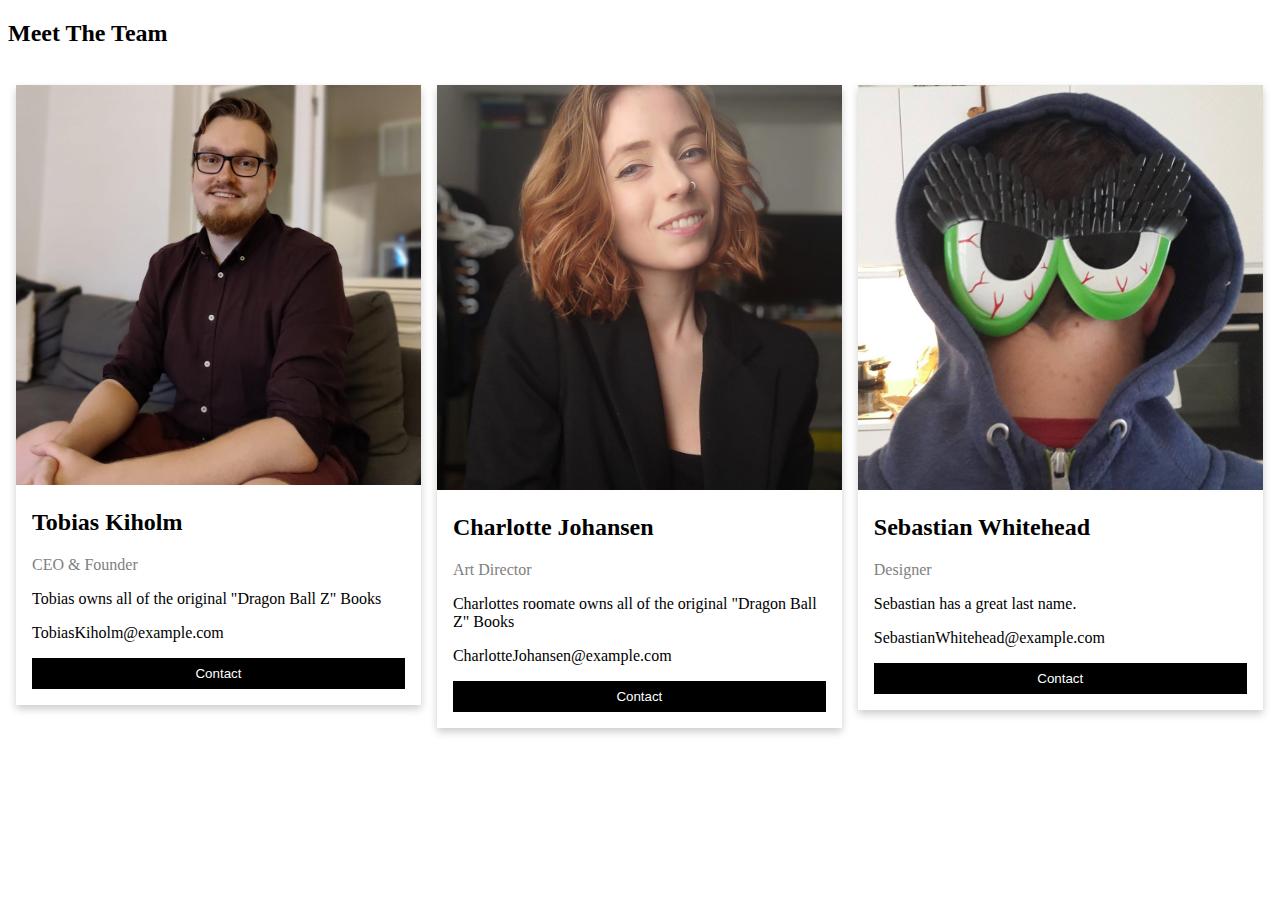
<file: about_us.html>
<!DOCTYPE html>
<html>
    <link href="about_us.css" rel="stylesheet">
<body>

<h2>Meet The Team</h2>
<br>

<div class="row">
  <div class="column">
    <div class="card">
      <img src="Mig.jpg" alt="Tobias" style="width:100%">
      <div class="container">
        <h2>Tobias Kiholm</h2>
        <p class="title">CEO & Founder</p>
        <p>Tobias owns all of the original "Dragon Ball Z" Books </p>
        <p>TobiasKiholm@example.com</p>
        <p><button class="button">Contact</button></p>
      </div>
    </div>
  </div>

  <div class="column">
    <div class="card">
      <img src="Charlotte.jpg" alt="Charlotte" style="width:100%">
      <div class="container">
        <h2>Charlotte Johansen</h2>
        <p class="title">Art Director</p>
        <p>Charlottes roomate owns all of the original "Dragon Ball Z" Books</p>
        <p>CharlotteJohansen@example.com</p>
        <p><button class="button">Contact</button></p>
      </div>
    </div>
  </div>
  
  <div class="column">
    <div class="card">
      <img src="Whitehead.jpg" alt="Sebastian" style="width:100%">
      <div class="container">
        <h2>Sebastian Whitehead</h2>
        <p class="title">Designer</p>
        <p>Sebastian has a great last name.</p>
        <p>SebastianWhitehead@example.com</p>
        <p><button class="button">Contact</button></p>
      </div>
    </div>
  </div>
</div>

</body>
</html>
</file>
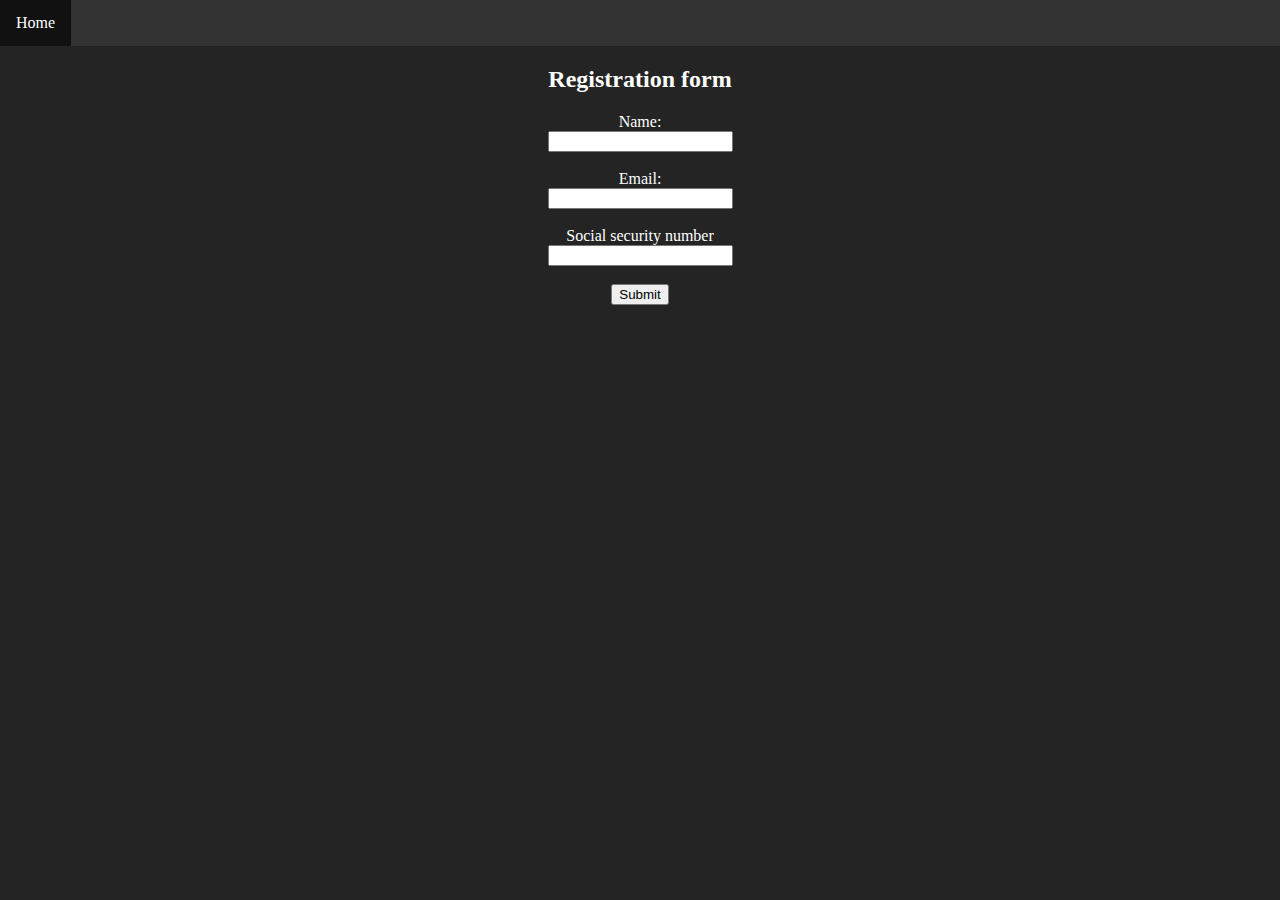
<file: JoinUs.html>
<!DOCTYPE html>
<html>
<head>
    <title>Registration Form</title>
    <script src="https://ajax.googleapis.com/ajax/libs/jquery/3.6.0/jquery.min.js"></script>
    <link rel="stylesheet" type="text/css" href="format.css" />
    <link rel="stylesheet" type="text/css" href="timer.css" />

</head>

<body>
    <header>
        <nav class="navbar navbar-default" ng-controller="HeaderController">
            <div class="container-fluid">
                <ul class="nav navbar-nav">
                    <li><a href="index.html">Home</a></li>
                </ul>
            </div>
        </nav>
    </header>

    <div><h2 id="regform">Registration form</h2></div>

    <form action="connect.php" method="POST">
        <label for="User"> Name:</label><br>
        <input type="text" name="name" id="name" required><br><br>
        
        <label for="email"> Email: </label><br>
        <input type="email" name="email" id="email" required><br><br>
       
        <label for="socialSecuritySumber"> Social security number </label><br>
        <input type="text" name="ssn" id="ssn" required><br><br>

        <button type="button" id="submit">Submit</button>
    </form>

<script>
    $(document).ready(function(){
    $('#submit').click(function(event){
        event.preventDefault(); // prevent default form submission behavior
        var name = $('#name').val();
        var email = $('#email').val();
        var ssn = $('#ssn').val();

        $.ajax({
            url: 'connect.php',
            type: 'POST',
            data: {
                name: name,
                email: email,
                ssn: ssn,
                submit: true
            },
            success: function(){
                $('form').hide(); // hide the form
                $('#submit').hide(); // hide the submit button
                $('body').append('<div id="tymsg">Thank you, ' + $(" input[name='name']").val() + '</div>'); // display the "Thank you!" message

            }
        });
    });
});
</script>
</body>
</html>
</file>
<file: about_us.css>
html {
    box-sizing: border-box;
  }
  
  *, *:before, *:after {
    box-sizing: inherit;
  }
  
  .column {
    float: left;
    width: 33.3%;
    margin-bottom: 16px;
    padding: 0 8px;
  }
  
  @media screen and (max-width: 650px) {
    .column {
      width: 100%;
      display: block;
    }
  }
  
  .card {
    box-shadow: 0 4px 8px 0 rgba(0, 0, 0, 0.2);
  }
  
  .container {
    padding: 0 16px;
  }
  
  .container::after, .row::after {
    content: "";
    clear: both;
    display: table;
  }
  
  .title {
    color: grey;
  }
  
  .button {
    border: none;
    outline: 0;
    display: inline-block;
    padding: 8px;
    color: white;
    background-color: #000;
    text-align: center;
    cursor: pointer;
    width: 100%;
  }
  
  .button:hover {
    background-color: #555;
  }
</file>
<file: format.css>
body{
  height: 100vh;
  width: 100vw;
  background-color: rgba(20, 20, 20, 0.934);
  margin: 0;
  overflow: hidden;
}
      
ul {
    list-style-type: none;
    margin: 0;
    padding: 0;
    overflow: hidden;
    background-color: #333;
  }
  

  li {
    float: left;
  }

  li a {
    display: block;
    color: white;
    text-align: center;
    padding: 14px 16px;
    text-decoration: none;
  }

  
  /* Change the link color to #111 (black) on hover */

  li a:hover {
    background-color: #111;
  }

  .active {
    background-color: #04AA6D;
  }


/* Create an active/current tablink class */ 
.tab button.active {
    background-color: #ccc;
  }

  .tabcontent {
    display: none;
    padding: 6px 12px;
    border: 1px solid #ccc;
    border-top: none;
  }

  .tab button {
    background-color: inherit;
    float: left;
    border: none;
    outline: none;
    cursor: pointer;
    padding: 14px 16px;
    transition: 0.3s;
  }

  #image-track > .image{
    width: 40vmin;
    height: 56vmin;
    object-fit: cover;
    object-position: center;
  }
 
  #image-track{
    display: flex;
    gap: 4vmin;
    position: absolute;
    left: 50%;
    top: 50%;
    transform: translate(0%, -50%);
  }

  img {  
    user-drag: none;  
    user-select: none;
    -moz-user-select: none;
    -webkit-user-drag: none;
    -webkit-user-select: none;
    -ms-user-select: none;
 }
</file>
<file: timer.css>
headfont {color: white; font-size: 30px; font-family: verdana; font-weight:bold; text-align: center; font-style: italic; padding-bottom: 0;}
subfont {color: gray; font-size: 20px; font-family: verdana; text-align: center; font-style: italic;}
countdown {color:red; font-family: Verdana; font-size: 55px;}

.timerP {
  text-align: center;
  font-size: 50px;
  margin: 0;
}

.countdown {
  color:blue;
  font-family: Verdana;
  font-size: 12px; 
}

label {
  color:white;
}

#regform {
  color:white;
  text-align : center 
}

.button {
  display: inline-block;
  border-radius: 4px;
  background-color: #f4511e;
  border: none;
  color: #FFFFFF;
  text-align: center;
  font-size: 28px;
  padding: 20px;
  width: 200px;
  transition: all 0.5s;
  cursor: pointer;
  margin: 5px;
}

.button span {
  cursor: pointer;
  display: inline-block;
  position: relative;
  transition: 0.5s;
}

.button span:after {
  content: '\00bb';
  position: absolute;
  opacity: 0;
  top: 0;
  right: -20px;
  transition: 0.5s;
}

.button:hover span {
  padding-right: 25px;
}

.button:hover span:after {
  opacity: 1;
  right: 0;
}

form { 
  text-align: center;
  }

#tymsg{
  text-align: center; 
  color : white;
}
</file>
